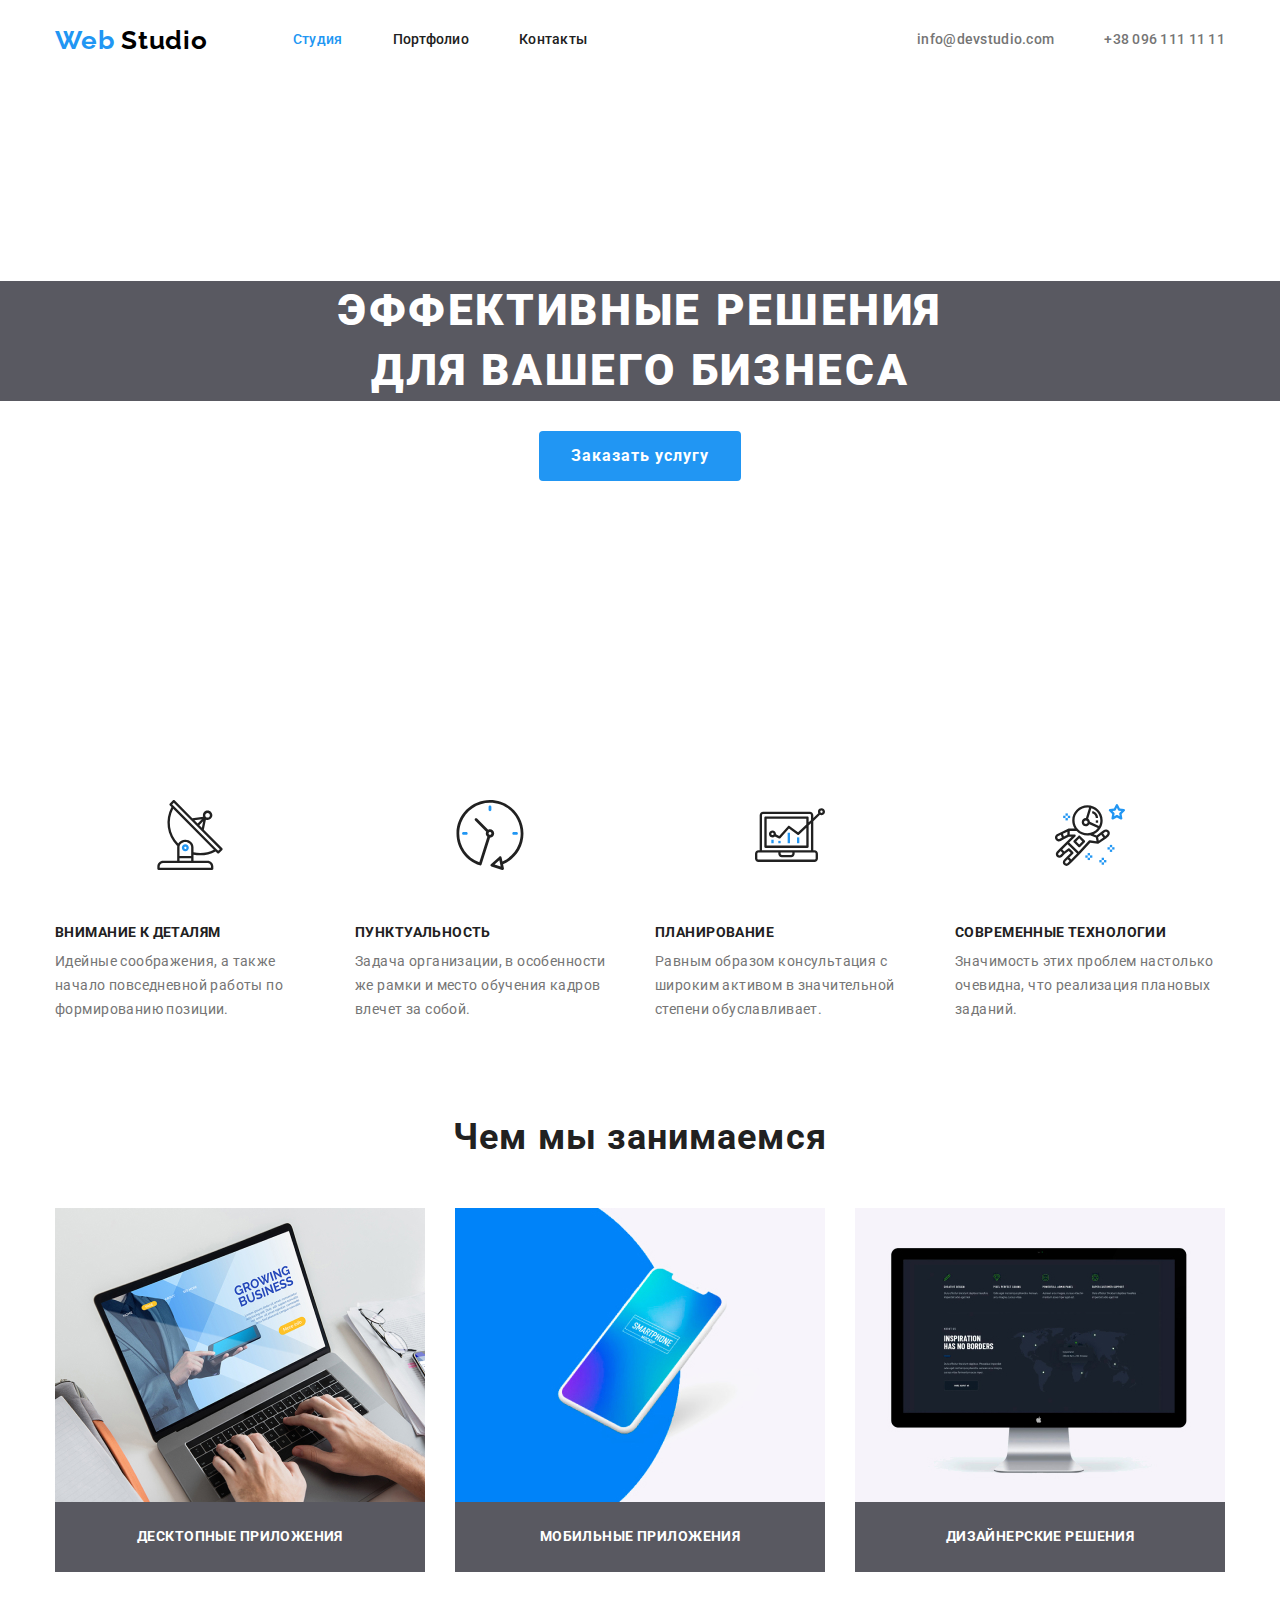
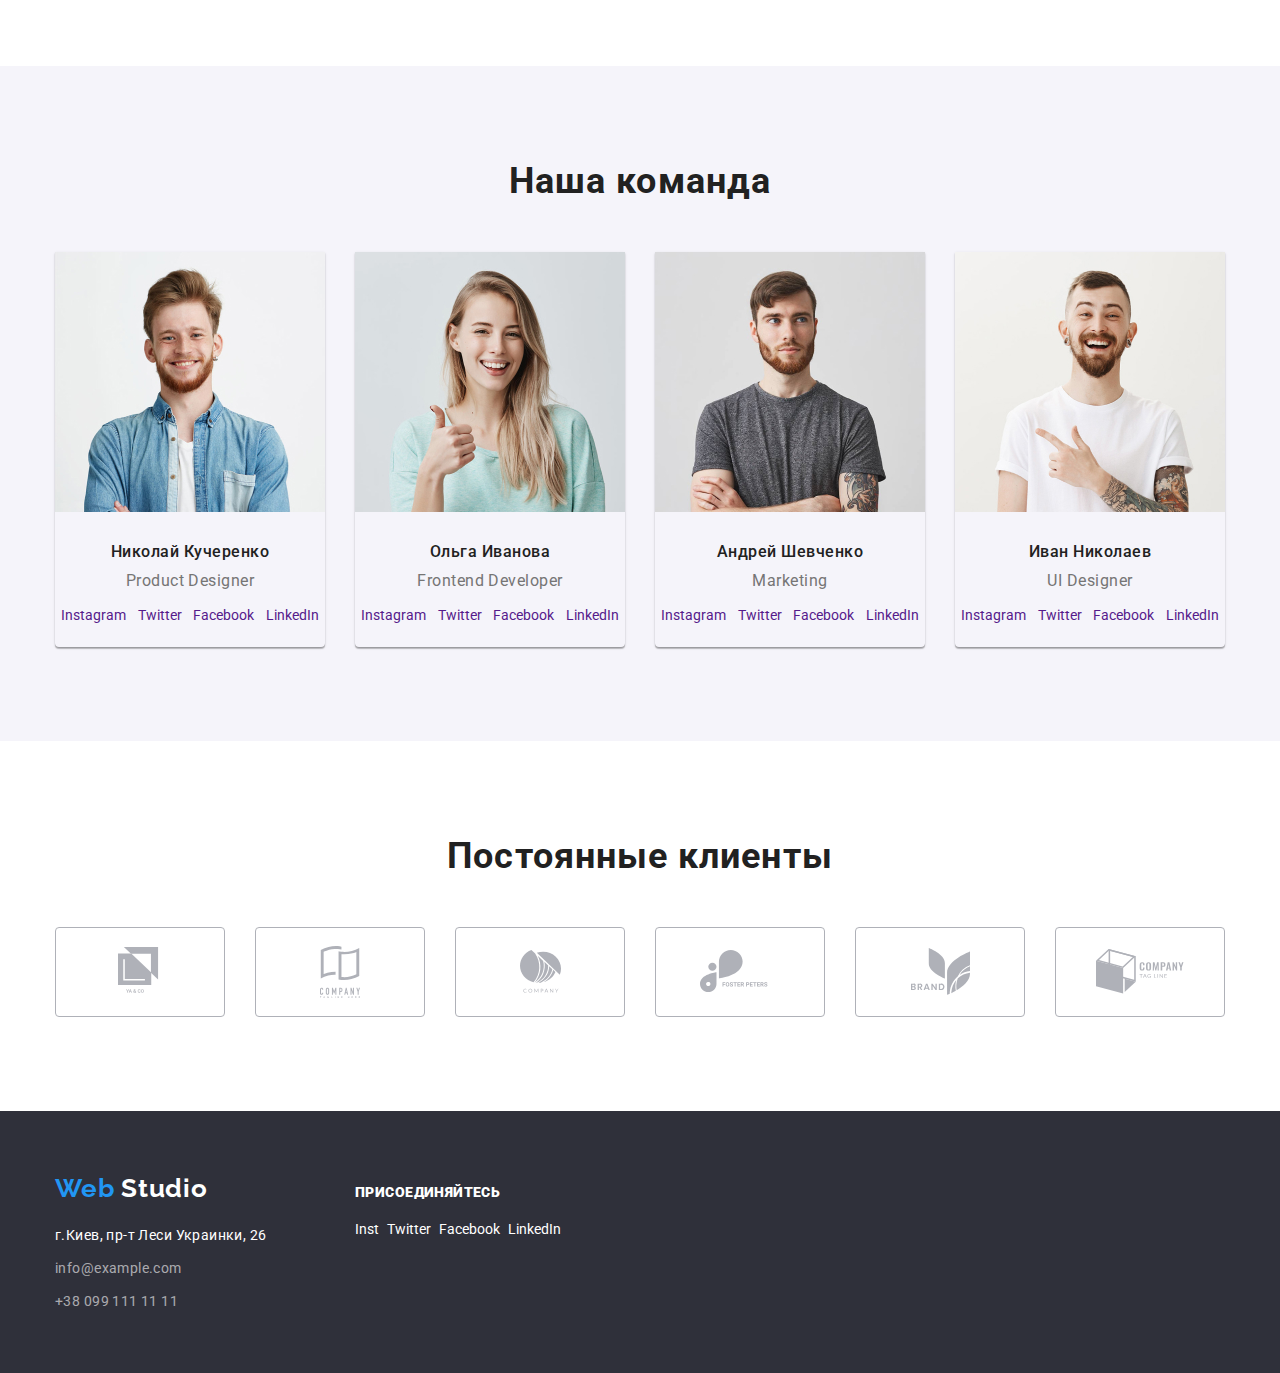
<file: index.html>
<!DOCTYPE html>
<html lang="ru">
  <head>
    <meta charset="UTF-8" />
    <meta name="viewport" content="width=device-width, initial-scale=1.0" />
    <title>Web Studio</title>
    <link
      href="https://fonts.googleapis.com/css2?family=Raleway:wght@700&family=Roboto:wght@400;500;700;900&display=swap"
      rel="stylesheet"
    />
    <link rel="stylesheet" href="./css/normalize.css" />
    <link rel="stylesheet" href="./css/styles.css" />
  </head>
  <body>
    <header class="site-navig">
      <div class="container">
        <nav class="main-navig">
          <a href="./index.html" lang="en" class="logo link">
            <span class="accent"> Web </span> Studio
          </a>
          <ul class="navig-list">
            <li class="navig-item">
              <a href="./index.html" class="navig link current">Студия</a>
            </li>
            <li class="navig-item">
              <a href="./portfolio.html" class="navig link">Портфолио</a>
            </li>
            <li class="navig-item">
              <a href="" class="navig link">Контакты</a>
            </li>
          </ul>
        </nav>
        <address class="main-navig-address">
          <a href="mailto:info@devstudio.com" class="mail link"
            >info@devstudio.com
          </a>
          <a href="tel:+380961111111" class="telephone link"
            >+38 096 111 11 11</a
          >
        </address>
      </div>
    </header>

    <main>
      <!--секция - Герой-->
      <section class="hero">
        <h1 class="hero-title">
          Эффективные решения <br />
          для вашего бизнеса
        </h1>
        <button type="button" class="hero-btn">Заказать услугу</button>
      </section>

      <!--секция со скрытым заголовком - Наши преимущества -->
      <section class="preference">
        <div class="container">
          <h2 hidden>Наши преимущества</h2>
          <ul class="preference-list">
            <li class="preference-item">
              <img src="./images/antenna.svg" alt="антенна" width="70" />
              <h3 class="preference-subtitle">Внимание к деталям</h3>
              <p class="preference-description">
                Идейные соображения, а также начало повседневной работы по
                формированию позиции.
              </p>
            </li>
            <li class="preference-item">
              <img src="./images/clock.svg " alt="часы" width="70" />
              <h3 class="preference-subtitle">Пунктуальность</h3>
              <p class="preference-description">
                Задача организации, в особенности же рамки и место обучения
                кадров влечет за собой.
              </p>
            </li>
            <li class="preference-item">
              <img
                src="./images/diagram.svg"
                alt="экран с диаграммой"
                width="70"
              />
              <h3 class="preference-subtitle">Планирование</h3>
              <p class="preference-description">
                Равным образом консультация с широким активом в значительной
                степени обуславливает.
              </p>
            </li>
            <li class="preference-item">
              <img src="./images/astronaut.svg " alt="астронавт" width="70" />
              <h3 class="preference-subtitle">Современные технологии</h3>
              <p class="preference-description">
                Значимость этих проблем настолько очевидна, что реализация
                плановых заданий.
              </p>
            </li>
          </ul>
        </div>
      </section>
      <!--Наши услуги-->
      <section class="services">
        <div class="container">
          <h2 class="services-title">Чем мы занимаемся</h2>
          <ul class="services-list">
            <li class="services-item">
              <a href="" class="link">
                <img src="./images/img1.jpg " alt="ноутбук" width="370" />
                <p class="services-text"><b>Десктопные приложения</b></p>
              </a>
            </li>
            <li class="services-item">
              <a href="" class="link">
                <img
                  src="./images/img2.jpg "
                  alt="мобильный телефон"
                  width="370"
                />
                <p class="services-text"><b>Мобильные приложения </b></p>
              </a>
            </li>
            <li class="services-item">
              <a href="" class="link">
                <img src="./images/img3.jpg " alt="монитор" width="370" />
                <p class="services-text"><b>Дизайнерские решения</b></p>
              </a>
            </li>
          </ul>
        </div>
      </section>
      <!--Наша команда-->
      <section class="team">
        <div class="container">
          <h2 class="team-title">Наша команда</h2>
          <ul class="team-list">
            <li class="team-item">
              <img
                src="./images/Nikolai.jpg "
                alt="Фото Николая Кучеренко"
                width="270"
              />
              <h3 class="team-subtitle">Николай Кучеренко</h3>
              <p class="team-position" lang="en">Product Designer</p>
              <ul class="social-list">
                <li class="social-list-item">
                  <a class="link" href="" aria-label="ссылка на Instagram">
                    Instagram
                  </a>
                </li>
                <li class="social-list-item">
                  <a class="link" href="" aria-label="ссылка на Twitter">
                    Twitter
                  </a>
                </li>
                <li class="social-list-item">
                  <a class="link" href="" aria-label="ссылка на Facebook">
                    Facebook
                  </a>
                </li>
                <li class="social-list-item">
                  <a class="link" href="" aria-label="ссылка на LinkedIn">
                    LinkedIn
                  </a>
                </li>
              </ul>
            </li>
            <li class="team-item">
              <img
                src="./images/Olga.jpg "
                alt="Фото Ольги Ивановой"
                width="270"
              />
              <h3 class="team-subtitle">Ольга Иванова</h3>
              <p class="team-position" lang="en">Frontend Developer</p>
              <ul class="social-list">
                <li class="social-list-item">
                  <a class="link" href="" aria-label="ссылка на Instagram">
                    Instagram
                  </a>
                </li>
                <li class="social-list-item">
                  <a class="link" href="" aria-label="ссылка на Twitter">
                    Twitter
                  </a>
                </li>
                <li class="social-list-item">
                  <a class="link" href="" aria-label="ссылка на Facebook">
                    Facebook
                  </a>
                </li>
                <li class="social-list-item">
                  <a class="link" href="" aria-label="ссылка на LinkedIn">
                    LinkedIn
                  </a>
                </li>
              </ul>
            </li>
            <li class="team-item">
              <img
                src="./images/Andrei.jpg "
                alt="Фото Андрея Шевченко"
                width="270"
              />
              <h3 class="team-subtitle">Андрей Шевченко</h3>
              <p class="team-position" lang="en">Marketing</p>
              <ul class="social-list">
                <li class="social-list-item">
                  <a class="link" href="" aria-label="ссылка на Instagram">
                    Instagram
                  </a>
                </li>
                <li class="social-list-item">
                  <a class="link" href="" aria-label="ссылка на Twitter">
                    Twitter
                  </a>
                </li>
                <li class="social-list-item">
                  <a class="link" href="" aria-label="ссылка на Facebook">
                    Facebook
                  </a>
                </li>
                <li class="social-list-item">
                  <a class="link" href="" aria-label="ссылка на LinkedIn">
                    LinkedIn
                  </a>
                </li>
              </ul>
            </li>
            <li class="team-item">
              <img
                src="./images/Ivan.jpg "
                alt="Фото Ивана Николаева"
                width="270"
              />
              <h3 class="team-subtitle">Иван Николаев</h3>
              <p class="team-position" lang="en">UI Designer</p>
              <ul class="social-list">
                <li class="social-list-item">
                  <a class="link" href="" aria-label="ссылка на Instagram">
                    Instagram
                  </a>
                </li>
                <li class="social-list-item">
                  <a class="link" href="" aria-label="ссылка на Twitter">
                    Twitter
                  </a>
                </li>
                <li class="social-list-item">
                  <a class="link" href="" aria-label="ссылка на Facebook">
                    Facebook
                  </a>
                </li>
                <li class="social-list-item">
                  <a class="link" href="" aria-label="ссылка на LinkedIn">
                    LinkedIn
                  </a>
                </li>
              </ul>
            </li>
          </ul>
        </div>
      </section>
      <!--Постоянные клиенты-->
      <section class="clients">
        <div class="container">
          <h2 class="client-title">Постоянные клиенты</h2>
          <ul class="client-list">
            <li class="client-list-item">
              <a href="" target="_blank">
                <img
                  src="./images/Client1.svg"
                  alt="логотип компании YA and CO"
                  width="44"
                />
              </a>
            </li>
            <li class="client-list-item">
              <a href="" target="_blank">
                <img
                  src="./images/Client2.svg"
                  alt="логотип компании Tagline Here"
                  width="40"
                />
              </a>
            </li>
            <li class="client-list-item">
              <a href="" target="_blank">
                <img
                  src="./images/Client3.svg"
                  alt="логотип компании Company"
                  width="41"
                />
              </a>
            </li>
            <li class="client-list-item">
              <a href="" target="_blank">
                <img
                  src="./images/Client4.svg"
                  alt="логотип компании Foster Peters"
                  width="80"
                />
              </a>
            </li>
            <li class="client-list-item">
              <a href="" target="_blank">
                <img
                  src="./images/Client5.svg"
                  alt="логотип компании Brand"
                  width="59"
                />
              </a>
            </li>
            <li class="client-list-item">
              <a href="" target="_blank">
                <img
                  src="./images/Client6.svg"
                  alt="логотип компании Tag Line"
                  width="88"
                />
              </a>
            </li>
          </ul>
        </div>
      </section>
    </main>
    <footer>
      <div class="container">
        <div class="footer-left">
          <a href="./index.html" lang="en" class="logo link">
            <span class="accent"> Web </span> Studio
          </a>
          <address class="contact-info">
            г.Киев, пр-т Леси Украинки, 26
            <a href="mailto:info@example.com" class="contact-info-mail link"
              >info@example.com</a
            >
            <a href="tel:+380991111111" class="contact-info-telephone link"
              >+38 099 111 11 11</a
            >
          </address>
        </div>
        <div class="footer-center">
          <p class="call-to-action"><b>Присоединяйтесь</b></p>
          <ul class="social-list">
            <li class="social-list-item">
              <a
                class="social-list-item link"
                href=""
                aria-label="ссылка на Instagram"
              >
                Inst
              </a>
            </li>
            <li class="social-list-item">
              <a
                class="social-list-item link"
                href=""
                aria-label="ссылка на Twitter"
              >
                Twitter
              </a>
            </li>
            <li class="social-list-item">
              <a
                class="social-list-item link"
                href=""
                aria-label="ссылка на Facebook"
              >
                Facebook
              </a>
            </li>
            <li class="social-list-item">
              <a
                class="social-list-item link"
                href=""
                aria-label="ссылка на LinkedIn"
              >
                LinkedIn
              </a>
            </li>
          </ul>
        </div>
      </div>
    </footer>
  </body>
</html>
</file>
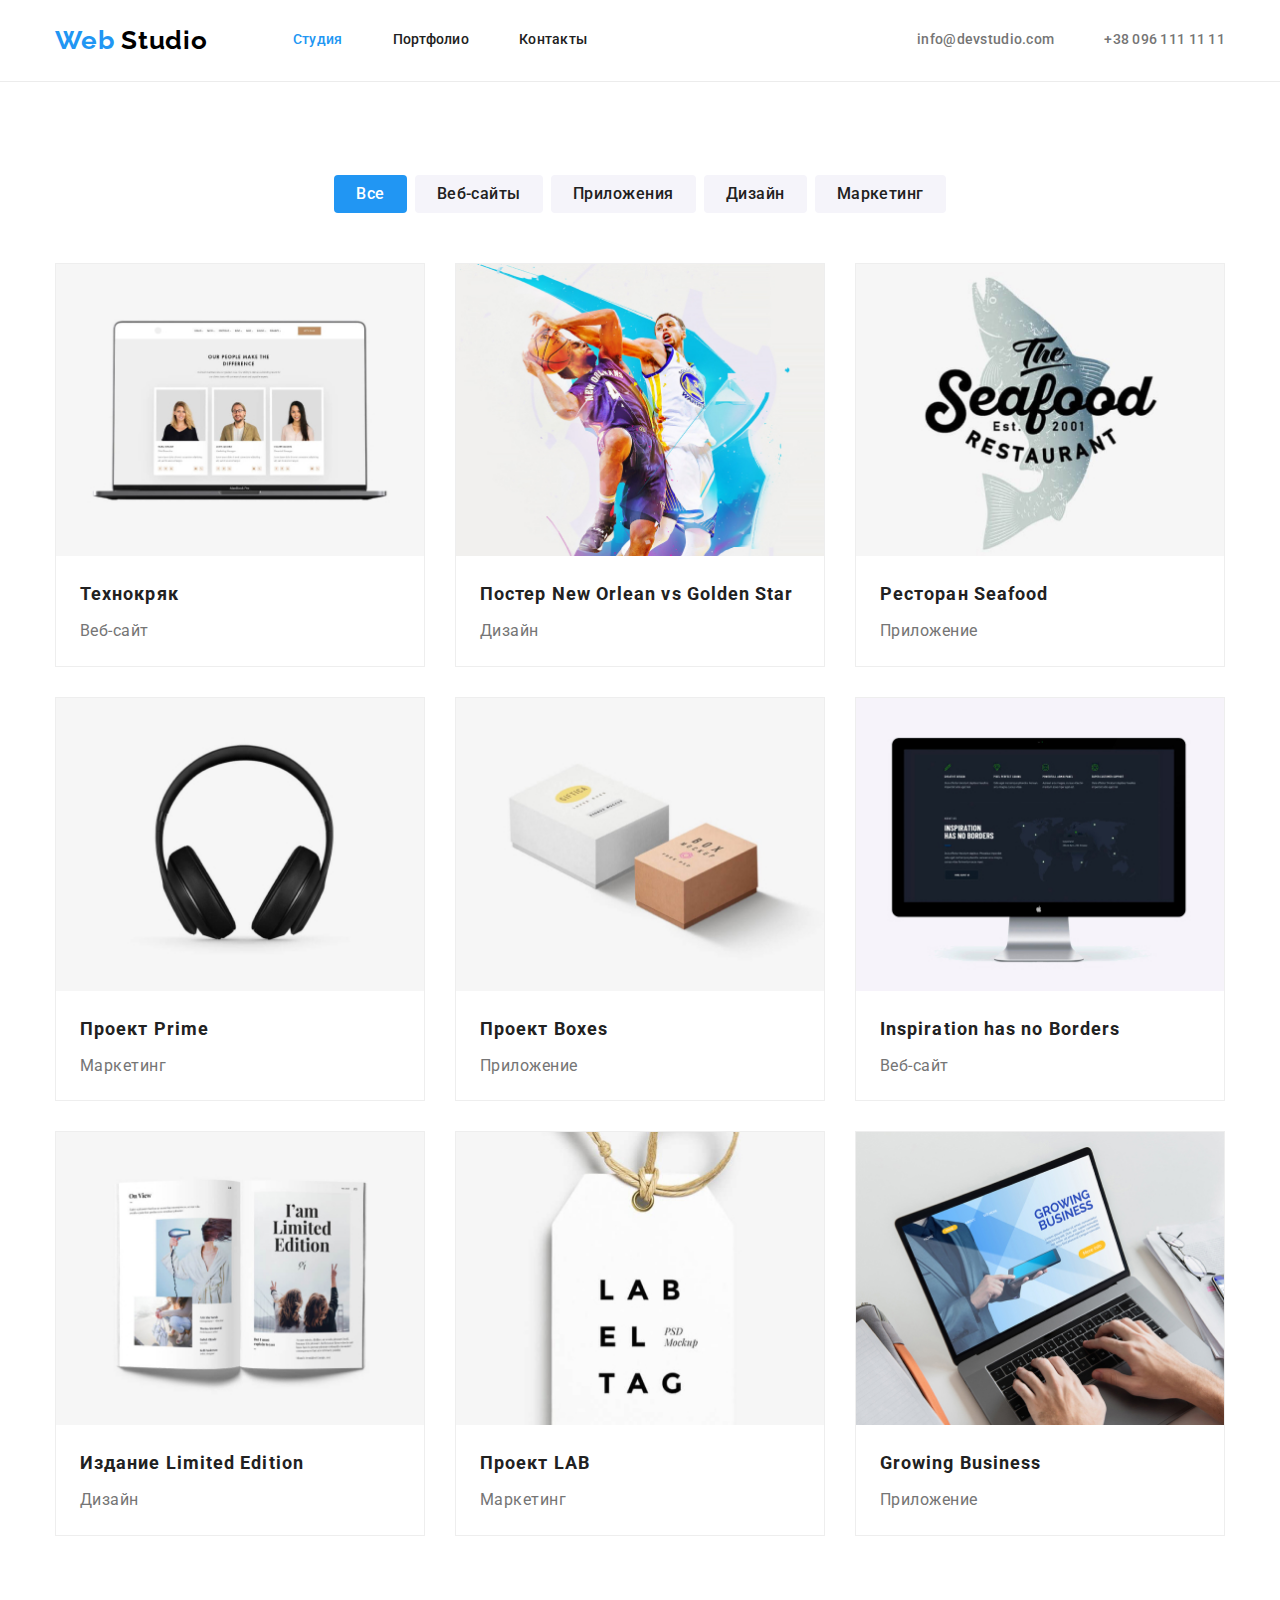
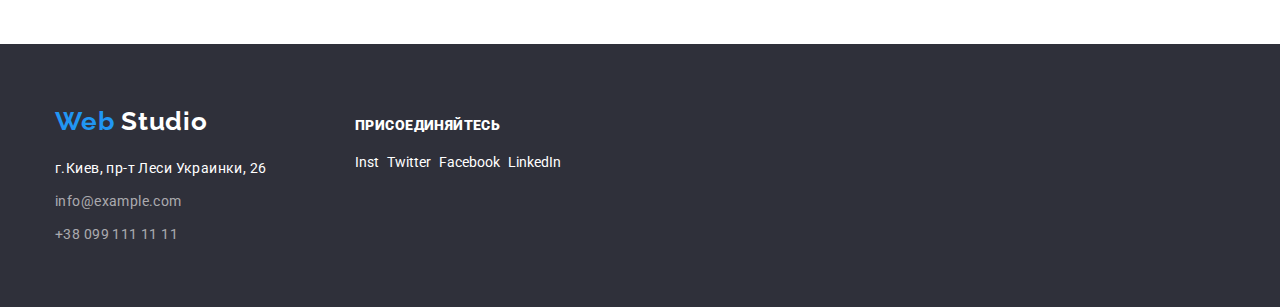
<file: portfolio.html>
<!DOCTYPE html>
<html lang="ru">
  <head>
    <meta charset="UTF-8" />
    <meta name="viewport" content="width=device-width, initial-scale=1.0" />
    <title>Портфолио</title>
    <link
      href="https://fonts.googleapis.com/css2?family=Raleway:wght@700&family=Roboto:wght@400;500;700;900&display=swap"
      rel="stylesheet"
    />
    <link rel="stylesheet" href="./css/normalize.css" />
    <link rel="stylesheet" href="./css/styles.css" />
  </head>

  <body>
    <header class="site-navig">
      <div class="container">
        <nav class="main-navig">
          <a href="./index.html" lang="en" class="logo link">
            <span class="accent"> Web </span> Studio
          </a>
          <ul class="navig-list">
            <li class="navig-item">
              <a href="./index.html" class="navig link current">Студия</a>
            </li>
            <li class="navig-item">
              <a href="./portfolio.html" class="navig link">Портфолио</a>
            </li>
            <li class="navig-item">
              <a href="" class="navig link">Контакты</a>
            </li>
          </ul>
        </nav>
        <address class="main-navig-address">
          <a href="mailto:info@devstudio.com" class="mail link"
            >info@devstudio.com
          </a>
          <a href="tel:+380961111111" class="telephone link"
            >+38 096 111 11 11</a
          >
        </address>
      </div>
    </header>
    <main>
      <!--контент страницы-->
      <section class="works">
        <div class="container">
          <h1 hidden>
            Наши работы
          </h1>
          <ul class="filter">
            <li class="filter-item">
              <button class="filter-btn active" type="button">Все</button>
            </li>
            <li class="filter-item">
              <button class="filter-btn" type="button">Веб-сайты</button>
            </li>
            <li class="filter-item">
              <button class="filter-btn" type="button">Приложения</button>
            </li>
            <li class="filter-item">
              <button class="filter-btn" type="button">Дизайн</button>
            </li>
            <li class="filter-item">
              <button class="filter-btn" type="button">Маркетинг</button>
            </li>
          </ul>
          <ul class="works-examples">
            <li class="works-examples-item">
              <a
                href=""
                class="works-examples-link link"
                aria-label="ссылка на пример сайта"
              >
                <img
                  src="./images/portfolio/project1.jpg"
                  alt="Стартовая страница веб-сайта Технокряк"
                  width="370"
                />

                <h2 class="works-examples-subtitle">Технокряк</h2>
                <p class="description-filter">Веб-сайт</p>

                <p class="works-examples-description">
                  Технокряк это современная площадка распространения
                  коронавируса. Компании используют эту платформу для цифрового
                  шпионажа и атак на защищённые сервера конкурентов
                </p>
              </a>
            </li>
            <li class="works-examples-item">
              <a
                href=""
                class="works-examples-link link"
                aria-label="ссылка на пример дизайна постера"
              >
                <img
                  src="./images/portfolio/project2.jpg"
                  alt="Постер с баскетболистами"
                  width="370"
                />
                <h2 class="works-examples-subtitle">
                  Постер New Orlean vs Golden Star
                </h2>
                <p class="description-filter">Дизайн</p>
                <p class="works-examples-description">
                  Технокряк это современная площадка распространения
                  коронавируса. Компании используют эту платформу для цифрового
                  шпионажа и атак на защищённые сервера конкурентов
                </p>
              </a>
            </li>
            <li class="works-examples-item">
              <a
                href=""
                class="works-examples-link link"
                aria-label="ссылка на пример приложения"
              >
                <img
                  src="./images/portfolio/project3.jpg"
                  alt="Стартовая страница приложения Ресторана Seafood"
                  width="370"
                />
                <h2 class="works-examples-subtitle">Ресторан Seafood</h2>
                <p class="description-filter">Приложение</p>
                <p class="works-examples-description">
                  Технокряк это современная площадка распространения
                  коронавируса. Компании используют эту платформу для цифрового
                  шпионажа и атак на защищённые сервера конкурентов
                </p>
              </a>
            </li>
            <li class="works-examples-item">
              <a
                href=""
                class="works-examples-link link"
                aria-label="ссылка на пример маркетинга"
              >
                <img
                  src="./images/portfolio/project4.jpg"
                  alt="Накладные наушники"
                  width="370"
                />
                <h2 class="works-examples-subtitle">Проект Prime</h2>
                <p class="description-filter">Маркетинг</p>
                <p class="works-examples-description">
                  Технокряк это современная площадка распространения
                  коронавируса. Компании используют эту платформу для цифрового
                  шпионажа и атак на защищённые сервера конкурентов
                </p>
              </a>
            </li>
            <li class="works-examples-item">
              <a
                href=""
                class="works-examples-link link"
                aria-label="ссылка на пример приложения"
              >
                <img
                  src="./images/portfolio/project5.jpg"
                  alt="Коробки"
                  width="370"
                />
                <h2 class="works-examples-subtitle">Проект Boxes</h2>
                <p class="description-filter">Приложение</p>
                <p class="works-examples-description">
                  Технокряк это современная площадка распространения
                  коронавируса. Компании используют эту платформу для цифрового
                  шпионажа и атак на защищённые сервера конкурентов
                </p>
              </a>
            </li>
            <li class="works-examples-item">
              <a
                href=""
                class="works-examples-link link"
                aria-label="ссылка на пример сайта"
              >
                <img
                  src="./images/portfolio/project6.jpg"
                  alt="Монитор"
                  width="370"
                />
                <h2 class="works-examples-subtitle" lang="en">
                  Inspiration has no Borders
                </h2>
                <p class="description-filter">Веб-сайт</p>
                <p class="works-examples-description">
                  Технокряк это современная площадка распространения
                  коронавируса. Компании используют эту платформу для цифрового
                  шпионажа и атак на защищённые сервера конкурентов
                </p>
              </a>
            </li>
            <li class="works-examples-item">
              <a
                href=""
                class="works-examples-link link"
                aria-label="ссылка на пример дизайна журнала"
              >
                <img
                  src="./images/portfolio/project7.jpg"
                  alt="Журнал"
                  width="370"
                />
                <h2 class="works-examples-subtitle">Издание Limited Edition</h2>
                <p class="description-filter">Дизайн</p>
                <p class="works-examples-description">
                  Технокряк это современная площадка распространения
                  коронавируса. Компании используют эту платформу для цифрового
                  шпионажа и атак на защищённые сервера конкурентов
                </p>
              </a>
            </li>
            <li class="works-examples-item">
              <a
                href=""
                class="works-examples-link link"
                aria-label="ссылка на пример маркетинга"
              >
                <img
                  src="./images/portfolio/project8.jpg"
                  alt="Тег"
                  width="370"
                />
                <h2 class="works-examples-subtitle">Проект LAB</h2>
                <p class="description-filter">Маркетинг</p>
                <p class="works-examples-description">
                  Технокряк это современная площадка распространения
                  коронавируса. Компании используют эту платформу для цифрового
                  шпионажа и атак на защищённые сервера конкурентов
                </p>
              </a>
            </li>
            <li class="works-examples-item">
              <a
                href=""
                class="works-examples-link link"
                aria-label="ссылка на пример приложения"
              >
                <img
                  src="./images/portfolio/project9.jpg"
                  alt="Ноутбук"
                  width="370"
                />
                <h2 class="works-examples-subtitle" lang="en">
                  Growing Business
                </h2>
                <p class="description-filter">Приложение</p>
                <p class="works-examples-description">
                  Технокряк это современная площадка распространения
                  коронавируса. Компании используют эту платформу для цифрового
                  шпионажа и атак на защищённые сервера конкурентов
                </p>
              </a>
            </li>
          </ul>
        </div>
      </section>
    </main>
    <footer>
      <div class="container">
        <div class="footer-left">
          <a href="./index.html" lang="en" class="logo link">
            <span class="accent"> Web </span> Studio
          </a>
          <address class="contact-info">
            г.Киев, пр-т Леси Украинки, 26
            <a href="mailto:info@example.com" class="contact-info-mail link"
              >info@example.com
            </a>
            <a href="tel:+380991111111" class="contact-info-telephone link"
              >+38 099 111 11 11
            </a>
          </address>
        </div>
        <div class="footer-center">
          <p class="call-to-action"><b>Присоединяйтесь</b></p>
          <ul class="social-list">
            <li class="social-list-item">
              <a
                class="social-list-item link"
                href=""
                aria-label="ссылка на Instagram"
              >
                Inst
              </a>
            </li>
            <li class="social-list-item">
              <a
                class="social-list-item link"
                href=""
                aria-label="ссылка на Twitter"
              >
                Twitter
              </a>
            </li>
            <li class="social-list-item">
              <a
                class="social-list-item link"
                href=""
                aria-label="ссылка на Facebook"
              >
                Facebook
              </a>
            </li>
            <li class="social-list-item">
              <a
                class="social-list-item link"
                href=""
                aria-label="ссылка на LinkedIn"
              >
                LinkedIn
              </a>
            </li>
          </ul>
        </div>
      </div>
    </footer>
  </body>
</html>
</file>
<file: css/styles.css>
html {
  box-sizing: border-box;
}
*,
*::before,
*::after {
  box-sizing: inherit;
}

/*палитра цветов*/
:root {
  --primary-font-family: 'Roboto', sans-serif;
  --logo-font-family: 'Raleway', sans-serif;
  --primary-text-color: #757575;
  --primary-white: #ffffff;
  --footer-info-text: rgba(255, 255, 255, 0.6);
  --footer-background-color: #2f303a;
  --title-text-color: #212121;
  --accent-color: #2196f3;
  --filter-background-color: #f5f4fa;
}
body {
  background-color: var(--primary-white);
  font-family: var(--primary-font-family);
  font-style: normal;
  font-weight: 400;
  font-size: 14px;
  color: var(--primary-text-color);
}
.container {
  width: 1200px;
  padding-left: 15px;
  padding-right: 15px;
  margin-right: auto;
  margin-left: auto;
}
.navig-list,
.preference-list,
.services-list,
.team-list,
.client-list,
.social-list {
  display: flex;
  margin: 0;
  padding: 0;
  list-style: none;
}

.link {
  text-decoration: none;
}

h2,
h3 {
  margin: 0;
}
img {
  display: block;
  max-width: 100%;
  height: auto;
}

/* стилизация для header и footer */
.site-navig .container,
.main-navig,
.main-navig-address {
  display: flex;
  align-items: center;
}

.main-navig .logo {
  display: block;
  padding-top: 25px;
  padding-bottom: 25px;
  margin-right: 85px;

  color: #000000;
}

.logo {
  font-family: var(--logo-font-family);
  font-weight: 700;
  font-size: 26px;
  line-height: 1.19;
  letter-spacing: 0.03em;
}
.accent {
  color: var(--accent-color);
}
.navig.link {
  display: block;
  padding-top: 32px;
  padding-bottom: 32px;

  color: var(--title-text-color);
  font-weight: 500;
  line-height: 1.14;
  letter-spacing: 0.02em;
}
.navig-list .current {
  color: var(--accent-color);
}

.main-navig-address .telephone,
.main-navig-address .mail {
  display: block;
  padding-top: 32px;
  padding-bottom: 32px;

  font-style: normal;
  font-weight: 500;
  line-height: 1.14;
  letter-spacing: 0.02em;
  color: var(--primary-text-color);
}

.main-navig-address {
  margin-left: auto;
}

.navig-item:not(:last-child),
.main-navig-address .mail {
  margin-right: 50px;
}

.navig.link:hover,
.navig.link:focus,
address .telephone:hover,
address .mail:hover,
address .telephone:focus,
address .mail:focus {
  color: var(--accent-color);
}
footer {
  background-color: var(--footer-background-color);
  color: var(--primary-white);
}
footer .container {
  display: flex;
  align-items: baseline;
  padding-top: 60px;
  padding-bottom: 60px;
}
.footer-left {
  margin-right: 69px;
  min-width: 231px;
}
.footer-center {
  min-width: 206px;
}
footer .logo {
  display: block;
  margin-bottom: 20px;

  color: var(--primary-white);
}
.contact-info {
  display: flex;
  flex-direction: column;

  line-height: 1.71;
  font-style: normal;
  letter-spacing: 0.03em;
}
.contact-info .link {
  color: var(--footer-info-text);
}
.contact-info-mail {
  margin-top: 9px;
  margin-bottom: 9px;
}
.call-to-action {
  margin-bottom: 20px;

  font-weight: 700;
  line-height: 1.14;
  letter-spacing: 0.03em;
  text-transform: uppercase;
}
.footer-center .social-list {
  justify-content: space-between;
}
.footer-center .social-list-item.link {
  display: block;
  color: var(--primary-white);
}
/* стилизация основной части index.html*/

/*секция - Герой*/
.hero {
  padding-top: 200px;
  padding-bottom: 200px;
}
.hero-title {
  margin-top: 0;
  margin-left: 0;
  margin-right: 0;
  margin-bottom: 30px;

  color: var(--primary-white);
  background-color: rgba(47, 48, 58, 0.8);
  font-weight: 900;
  font-size: 44px;
  line-height: 1.36;
  text-align: center;
  letter-spacing: 0.06em;
  text-transform: uppercase;
}
.hero-btn {
  display: block;
  margin-left: auto;
  margin-right: auto;
  padding-top: 10px;
  padding-right: 32px;
  padding-bottom: 10px;
  padding-left: 32px;
  cursor: pointer;

  min-width: 200px;
  border-radius: 4px;
  border: none;
  text-align: center;
  color: var(--primary-white);
  background-color: var(--accent-color);
  font-weight: 700;
  font-size: 16px;
  line-height: 1.87;
  letter-spacing: 0.06em;
}
/*секция - Наши преимущества*/
.preference {
  padding-top: 94px;
  padding-bottom: 47px;
}
.preference-item {
  min-width: 270px;
}
.preference-item:not(:last-child),
.services-item:not(:last-child),
.team-item:not(:last-child) {
  margin-right: 30px;
}
.preference-item img {
  margin-bottom: 30px;
  margin-left: auto;
  margin-right: auto;
  padding-top: 25px;
  padding-bottom: 25px;
}
.preference-subtitle {
  margin-bottom: 10px;

  font-weight: 700;
  font-size: 14px;
  line-height: 1.14;
  letter-spacing: 0.03em;
  text-transform: uppercase;
  color: var(--title-text-color);
}
.preference-description {
  margin: 0;
  line-height: 1.71;
  letter-spacing: 0.03em;
}
/* секция - Наши услуги, Наша команда, Постоянные клиенты*/
.services {
  padding-top: 47px;
  padding-bottom: 94px;
}
.services-title,
.team-title,
.client-title {
  margin-bottom: 50px;

  font-weight: 700;
  font-size: 36px;
  line-height: 1.17;
  text-align: center;
  letter-spacing: 0.03em;
  color: var(--title-text-color);
}
.services-text {
  margin-top: 0;
  margin-bottom: 0;
  padding-top: 27px;
  padding-bottom: 27px;

  line-height: 1.14;
  text-align: center;
  letter-spacing: 0.03em;
  text-transform: uppercase;
  color: var(--primary-white);
  background-color: rgba(47, 48, 58, 0.8);
}
.team {
  padding-top: 94px;
  padding-bottom: 94px;
  background-color: #f5f4fa;
}
.team-item {
  padding-bottom: 24px;

  border-radius: 0px 0px 4px 4px;
  box-shadow: 0px 2px 1px rgba(0, 0, 0, 0.2), 0px 1px 1px rgba(0, 0, 0, 0.14),
    0px 1px 3px rgba(0, 0, 0, 0.12);
}
.team-item > img {
  margin-bottom: 30px;
}
.team-subtitle {
  margin-bottom: 10px;

  font-weight: 500;
  font-size: 16px;
  line-height: 1.19;
  text-align: center;
  letter-spacing: 0.03em;
  color: var(--title-text-color);
}
.team-position {
  margin-top: 0;
  margin-bottom: 16px;

  font-size: 16px;
  line-height: 1.19;
  text-align: center;
  letter-spacing: 0.03em;
}
.team-item .social-list {
  justify-content: space-around;
}

.clients {
  padding-top: 94px;
  padding-bottom: 94px;
}
.client-list {
  justify-content: space-between;
}
.client-list-item > a {
  display: flex;
  justify-content: center;
  align-items: center;
  width: 170px;
  height: 90px;
  border: 1px solid #afb1b8;
  border-radius: 4px;
}

/* стилизация основной части portfolio.html*/
.works {
  border-top: 1px solid #ececec;
}
.works > .container {
  padding-top: 93px;
  padding-bottom: 94px;
}
.filter,
.works-examples {
  list-style: none;
  display: flex;
  margin-top: 0;
  padding: 0;
}
.filter {
  justify-content: center;
  margin-bottom: 50px;
}
.filter-item:not(:last-child) {
  margin-right: 8px;
}
.filter-btn {
  padding-top: 6px;
  padding-right: 22px;
  padding-bottom: 6px;
  padding-left: 22px;
  cursor: pointer;

  font-weight: 500;
  font-size: 16px;
  line-height: 1.62;
  text-align: center;
  letter-spacing: 0.03em;
  color: var(--title-text-color);
  background-color: var(--filter-background-color);
  border: none;
  border-radius: 4px;
}
.filter-btn.active {
  color: var(--primary-white);
  background-color: var(--accent-color);
}
.works-examples {
  flex-wrap: wrap;
}
.works-examples-item {
  width: 370px;
  margin-bottom: 30px;
  border: 1px solid #eeeeee;
  padding-bottom: 20px;
}
.works-examples-item:not(:nth-child(3n)) {
  margin-right: 30px;
}
.works-examples-item:nth-last-child(-n + 3) {
  margin-bottom: 0;
}
.works-examples-link {
  display: block;
}
.works-examples-item img {
  margin-bottom: 20px;
}
.works-examples-subtitle {
  margin-bottom: 4px;
  padding-left: 24px;
  padding-right: 24px;

  font-weight: 700;
  font-size: 18px;
  line-height: 2;
  letter-spacing: 0.06em;
  color: var(--title-text-color);
}
.description-filter {
  margin: 0;
  padding-left: 24px;
  padding-right: 24px;

  font-size: 16px;
  line-height: 1.87;
  letter-spacing: 0.03em;
  color: var(--primary-text-color);
}
.works-examples-description {
  display: none;

  font-size: 18px;
  line-height: 1.56;
  letter-spacing: 0.03em;
  color: var(--primary-white);
  background-color: rgba(33, 150, 243, 0.9);
}
</file>
